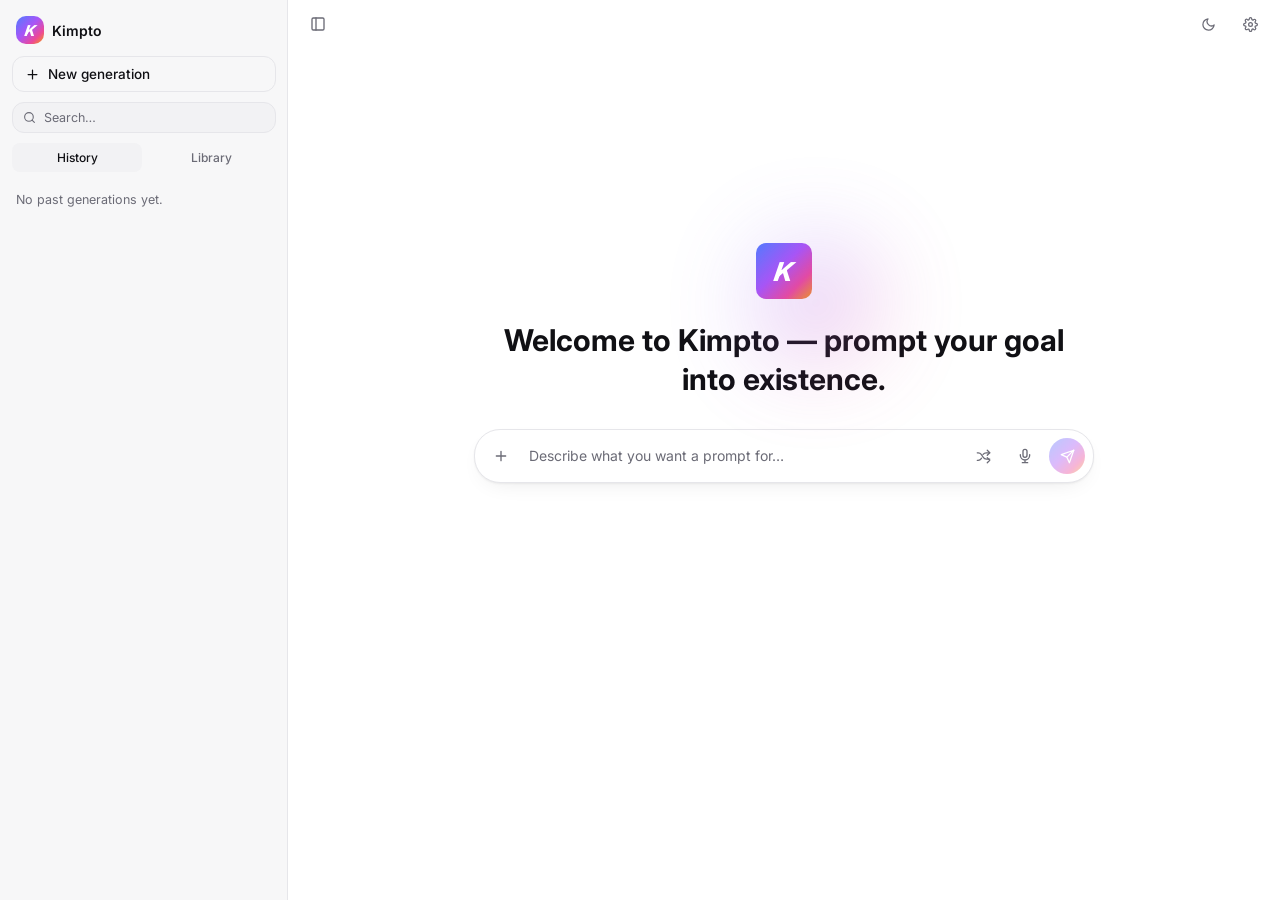
<file: index.html>
<!DOCTYPE html>
<html lang="en">
<head>
  <meta charset="UTF-8" />
  <meta name="viewport" content="width=device-width, initial-scale=1.0" />
  <title>Kimpto — Prompt Engineering Studio</title>
  <meta name="description" content="Kimpto turns a task description into several prompt-engineered versions, grounded in real prompting research, with a 40+ free model tier and bring-your-own-key support for Claude and Gemini." />
  <meta name="theme-color" content="#0e0e11" />

  <!-- All paths below are relative on purpose: GitHub Pages project sites
       are served from a subpath (username.github.io/repo-name/), so an
       absolute path like /css/styles.css would 404 there even though it
       works fine when previewed from a server rooted at "/". -->
  <link rel="manifest" href="./manifest.webmanifest" />
  <link rel="icon" href="./icons/favicon-32.png" sizes="32x32" />
  <link rel="icon" href="./icons/favicon-64.png" sizes="64x64" />
  <link rel="apple-touch-icon" href="./icons/icon-192.png" />

  <link rel="preconnect" href="https://fonts.googleapis.com" />
  <link rel="preconnect" href="https://fonts.gstatic.com" crossorigin />
  <link href="https://fonts.googleapis.com/css2?family=Inter:wght@400;500;600;700;800&family=JetBrains+Mono:wght@400;600&display=swap" rel="stylesheet" />

  <link rel="stylesheet" href="./css/styles.css" />
</head>
<body>
  <div id="app">
    <p id="bootError" class="boot-error" hidden></p>

    <aside id="sidebar" class="sidebar">
      <div class="sidebar-inner">
        <div class="brand-row">
          <div class="k-mark k-mark-sm"><span>K</span></div>
          <span class="brand-name">Kimpto</span>
        </div>

        <button id="newSessionBtn" class="new-session-btn">
          <svg width="15" height="15" viewBox="0 0 24 24" fill="none" stroke="currentColor" stroke-width="2" stroke-linecap="round" stroke-linejoin="round"><path d="M12 5v14M5 12h14"/></svg>
          New generation
        </button>

        <div class="search-box">
          <svg width="13" height="13" viewBox="0 0 24 24" fill="none" stroke="currentColor" stroke-width="2" stroke-linecap="round" stroke-linejoin="round"><circle cx="11" cy="11" r="8"/><path d="m21 21-4.3-4.3"/></svg>
          <input id="sidebarSearch" type="text" placeholder="Search…" autocomplete="off" />
        </div>

        <div class="sidebar-tabs">
          <button id="tabHistoryBtn" class="sidebar-tab active">History</button>
          <button id="tabLibraryBtn" class="sidebar-tab">Library</button>
        </div>

        <div id="sidebarList" class="sidebar-list"></div>
        <div id="todayCounter" class="today-counter" hidden></div>
      </div>
    </aside>

    <div class="main-col">
      <div class="topbar">
        <button id="sidebarToggleBtn" class="icon-btn" title="Toggle sidebar">
          <svg width="16" height="16" viewBox="0 0 24 24" fill="none" stroke="currentColor" stroke-width="2" stroke-linecap="round" stroke-linejoin="round"><rect x="3" y="3" width="18" height="18" rx="2"/><path d="M9 3v18"/></svg>
        </button>
        <div class="spacer"></div>
        <button id="themeToggleBtn" class="icon-btn" title="Toggle theme">
          <svg width="15" height="15" viewBox="0 0 24 24" fill="none" stroke="currentColor" stroke-width="2" stroke-linecap="round" stroke-linejoin="round"><circle cx="12" cy="12" r="4"/><path d="M12 2v2M12 20v2M4.93 4.93l1.41 1.41M17.66 17.66l1.41 1.41M2 12h2M20 12h2M4.93 19.07l1.41-1.41M17.66 6.34l1.41-1.41"/></svg>
        </button>
        <button id="settingsToggleBtn" class="icon-btn" title="Settings">
          <svg width="15" height="15" viewBox="0 0 24 24" fill="none" stroke="currentColor" stroke-width="2" stroke-linecap="round" stroke-linejoin="round"><circle cx="12" cy="12" r="3"/><path d="M19.4 15a1.7 1.7 0 0 0 .34 1.87l.06.06a2 2 0 1 1-2.83 2.83l-.06-.06a1.7 1.7 0 0 0-1.87-.34 1.7 1.7 0 0 0-1 1.55V21a2 2 0 1 1-4 0v-.09A1.7 1.7 0 0 0 9 19.4a1.7 1.7 0 0 0-1.87.34l-.06.06a2 2 0 1 1-2.83-2.83l.06-.06A1.7 1.7 0 0 0 4.6 15a1.7 1.7 0 0 0-1.55-1H3a2 2 0 1 1 0-4h.09A1.7 1.7 0 0 0 4.6 9a1.7 1.7 0 0 0-.34-1.87l-.06-.06a2 2 0 1 1 2.83-2.83l.06.06A1.7 1.7 0 0 0 9 4.6a1.7 1.7 0 0 0 1-1.55V3a2 2 0 1 1 4 0v.09a1.7 1.7 0 0 0 1 1.55 1.7 1.7 0 0 0 1.87-.34l.06-.06a2 2 0 1 1 2.83 2.83l-.06.06A1.7 1.7 0 0 0 19.4 9a1.7 1.7 0 0 0 1.55 1H21a2 2 0 1 1 0 4h-.09a1.7 1.7 0 0 0-1.55 1Z"/></svg>
        </button>
      </div>

      <div class="scroll-area">
        <div id="emptyState" class="empty-state">
          <div class="hero-logo-wrap">
            <div class="hero-blob"></div>
            <div class="k-mark k-mark-lg"><span>K</span></div>
          </div>
          <h1 class="welcome-heading">Welcome to Kimpto — prompt your goal into existence.</h1>
          <div id="heroComposerMount" class="composer-mount"></div>
        </div>

        <div id="threadArea" class="thread-area" hidden></div>
      </div>

      <div id="dockedComposerWrap" class="docked-composer-wrap" hidden>
        <div id="dockedComposerMount" class="composer-mount"></div>
      </div>
    </div>

    <div id="settingsOverlay" class="settings-overlay" hidden>
      <div class="settings-panel">
        <div class="settings-panel-head">
          <h2>Settings</h2>
          <button id="settingsCloseBtn">
            <svg width="16" height="16" viewBox="0 0 24 24" fill="none" stroke="currentColor" stroke-width="2" stroke-linecap="round" stroke-linejoin="round"><path d="M18 6 6 18M6 6l12 12"/></svg>
          </button>
        </div>
        <div id="settingsBody" class="settings-body"></div>
      </div>
    </div>

    <div id="toastContainer" class="toast-container"></div>
  </div>

  <script>
    if ("serviceWorker" in navigator) {
      window.addEventListener("load", () => {
        navigator.serviceWorker.register("./service-worker.js").catch(() => {});
      });
    }
  </script>
  <script src="https://js.puter.com/v2/"></script>
  <script type="module" src="./js/main.js"></script>
</body>
</html>
</file>
<file: css/styles.css>
/* ============================================================
   KIMPTO — styles.css
   Two color modes (light / dark) sharing one signature gradient
   identity, plus every component the templates and JS render.
   ============================================================ */

/* ---------------- RESET / BASE ---------------- */

*, *::before, *::after { box-sizing: border-box; }
html, body { height: 100%; }
[hidden] { display: none !important; }
body {
  margin: 0;
  font-family: "Inter", system-ui, -apple-system, sans-serif;
  font-size: 15px;
  background: var(--bg);
  color: var(--text);
  -webkit-font-smoothing: antialiased;
}
h1, h2, p { margin: 0; }
button, input, select, textarea { font: inherit; color: inherit; }
button { cursor: pointer; background: none; border: none; }
input, select, textarea {
  background: var(--surface-2);
  border: 1px solid var(--border);
  color: var(--text);
  border-radius: 10px;
}
input::placeholder, textarea::placeholder { color: var(--text-faint); }
:focus-visible { outline: 2px solid var(--accent-solid); outline-offset: 2px; }
::selection { background: var(--accent-solid); color: #fff; }
* { scrollbar-width: thin; scrollbar-color: var(--border) transparent; }
*::-webkit-scrollbar { width: 8px; height: 8px; }
*::-webkit-scrollbar-thumb { background: var(--border); border-radius: 8px; }
@media (prefers-reduced-motion: reduce) {
  *, *::before, *::after { animation-duration: .01ms !important; transition-duration: .01ms !important; }
}

/* ---------------- COLOR MODES ---------------- */

:root {
  --gradient: linear-gradient(135deg, #4f7cff 0%, #a855f7 45%, #ec4899 75%, #f59e0b 100%);
  --accent-solid: #a855f7;
}
html[data-color-mode="light"] {
  --bg: #ffffff; --bg-subtle: #f7f7f8; --surface: #ffffff; --surface-2: #f2f2f4;
  --border: #e6e6ea; --text: #101014; --text-faint: #6b6b76;
  --danger: #dc2626; --danger-bg: #fef2f2; --success: #16a34a;
  --shadow: 0 1px 2px rgba(16,16,20,.05), 0 8px 24px -12px rgba(16,16,20,.12);
}
html[data-color-mode="dark"] {
  --bg: #0e0e11; --bg-subtle: #131316; --surface: #18181c; --surface-2: #212126;
  --border: #2a2a30; --text: #f3f3f6; --text-faint: #96969f;
  --danger: #f87171; --danger-bg: #2a1616; --success: #4ade80;
  --shadow: 0 1px 2px rgba(0,0,0,.3), 0 8px 24px -12px rgba(0,0,0,.5);
}

/* ---------------- LAYOUT SHELL ---------------- */

#app { display: flex; min-height: 100vh; }

.boot-error {
  position: fixed; top: 12px; left: 50%; transform: translateX(-50%);
  background: var(--danger-bg); color: var(--danger); border: 1px solid var(--danger);
  padding: 10px 16px; border-radius: 10px; font-size: 13px; z-index: 999; max-width: 90vw;
}

/* ---------------- SIDEBAR ---------------- */

.sidebar {
  width: 288px; flex-shrink: 0; background: var(--bg-subtle);
  border-right: 1px solid var(--border); overflow: hidden;
  transition: width .18s ease, border-color .18s ease;
}
.sidebar.collapsed { width: 0; border-right-color: transparent; }
.sidebar-inner { width: 288px; height: 100%; display: flex; flex-direction: column; padding: 12px; gap: 10px; }

.brand-row { display: flex; align-items: center; gap: 8px; padding: 4px 4px 2px; }
.brand-name { font-weight: 600; font-size: 14px; }

.k-mark {
  border-radius: 10px; display: flex; align-items: center; justify-content: center;
  background: var(--gradient); flex-shrink: 0;
}
.k-mark span { color: #fff; font-weight: 800; font-style: italic; transform: skewX(-10deg); display: inline-block; }
.k-mark-sm { width: 28px; height: 28px; }
.k-mark-sm span { font-size: 15px; }
.k-mark-lg { width: 56px; height: 56px; }
.k-mark-lg span { font-size: 26px; }

.new-session-btn {
  display: flex; align-items: center; gap: 8px; padding: 9px 12px;
  border: 1px solid var(--border); border-radius: 12px; font-size: 13.5px; font-weight: 500;
}
.new-session-btn:hover { background: var(--surface-2); }

.search-box {
  display: flex; align-items: center; gap: 8px; padding: 7px 10px;
  background: var(--surface-2); border: 1px solid var(--border); border-radius: 12px;
  color: var(--text-faint);
}
.search-box input { background: transparent; border: none; flex: 1; font-size: 12.5px; padding: 0; }

.sidebar-tabs { display: flex; gap: 4px; }
.sidebar-tab {
  flex: 1; padding: 7px; border-radius: 8px; font-size: 12px; font-weight: 500; color: var(--text-faint);
}
.sidebar-tab.active { background: var(--surface-2); color: var(--text); }

.sidebar-list { flex: 1; overflow-y: auto; display: flex; flex-direction: column; gap: 5px; margin-top: 2px; }
.sidebar-empty { font-size: 12.5px; color: var(--text-faint); padding: 8px 4px; }

.session-row {
  display: flex; align-items: center; gap: 6px; padding: 8px 10px; border-radius: 10px; cursor: pointer;
}
.session-row:hover { background: var(--surface-2); }
.session-title { font-size: 12.5px; flex: 1; white-space: nowrap; overflow: hidden; text-overflow: ellipsis; margin: 0; }
.row-delete { color: var(--text-faint); flex-shrink: 0; opacity: 0; transition: opacity .1s; }
.session-row:hover .row-delete, .lib-card:hover .row-delete { opacity: 1; }

.lib-card { background: var(--surface-2); border-radius: 10px; padding: 10px; }
.lib-card-head { display: flex; align-items: flex-start; justify-content: space-between; gap: 6px; }
.lib-title { font-size: 12.5px; font-weight: 500; line-height: 1.4; margin: 0; }
.lib-tags { display: flex; flex-wrap: wrap; gap: 4px; margin-top: 6px; }
.lib-tag { font-size: 10px; padding: 2px 7px; border-radius: 999px; background: var(--bg); color: var(--text-faint); }
.lib-actions { display: flex; gap: 4px; margin-top: 8px; }

.today-counter { font-size: 11px; color: var(--text-faint); padding: 10px 6px 2px; border-top: 1px solid var(--border); display: flex; align-items: center; gap: 6px; }

/* ---------------- MAIN COLUMN / TOPBAR ---------------- */

.main-col { flex: 1; min-width: 0; display: flex; flex-direction: column; }

.topbar { display: flex; align-items: center; gap: 6px; padding: 0 12px; height: 48px; flex-shrink: 0; }
.spacer { flex: 1; }

.icon-btn {
  width: 36px; height: 36px; display: flex; align-items: center; justify-content: center;
  border-radius: 999px; color: var(--text-faint); flex-shrink: 0; transition: background .1s, color .1s;
}
.icon-btn:hover { background: var(--surface-2); color: var(--text); }
.icon-btn.active { background: var(--gradient); color: #fff; }

.scroll-area { flex: 1; overflow-y: auto; padding: 0 16px; }

/* ---------------- EMPTY STATE ---------------- */

.empty-state {
  max-width: 620px; margin: 0 auto; min-height: 70vh;
  display: flex; flex-direction: column; align-items: center; justify-content: center; text-align: center;
}
.hero-logo-wrap { position: relative; margin-bottom: 22px; }
.hero-blob {
  position: absolute; inset: 0; width: 120px; height: 120px; border-radius: 50%;
  background: var(--gradient); filter: blur(48px); opacity: .3;
}
.welcome-heading { font-size: 26px; font-weight: 700; line-height: 1.3; margin-bottom: 30px; }

@media (min-width: 768px) { .welcome-heading { font-size: 30px; } }

/* ---------------- COMPOSER ---------------- */

.composer-mount { width: 100%; }
.composer { width: 100%; }

.refine-chip, .indicator-pill {
  display: inline-flex; align-items: center; gap: 6px; margin-bottom: 8px;
  padding: 6px 12px; font-size: 11px; border-radius: 999px; background: var(--surface-2); color: var(--text);
  border: none; width: fit-content;
}
.indicator-pill { color: var(--text-faint); }
.refine-chip button { display: flex; }

.details-grid { display: grid; grid-template-columns: 1fr 1fr; gap: 8px; margin-bottom: 8px; padding: 12px; border-radius: 14px; background: var(--surface-2); }

.text-input {
  width: 100%; padding: 9px 12px; font-size: 13.5px; border-radius: 12px;
  background: var(--surface-2); border: 1px solid var(--border); color: var(--text);
}
.text-input.small { padding: 6px 10px; font-size: 12px; }
.select-input { width: 100%; padding: 9px 12px; font-size: 13.5px; border-radius: 12px; }

.composer-bar {
  display: flex; align-items: flex-end; gap: 6px; padding: 8px;
  background: var(--surface); border: 1px solid var(--border); border-radius: 26px; box-shadow: var(--shadow);
}
.composer-input {
  flex: 1; resize: none; background: transparent; border: none; outline: none;
  font-size: 14px; padding: 8px 4px; max-height: 200px; line-height: 1.4;
}
.send-btn {
  width: 36px; height: 36px; border-radius: 999px; background: var(--gradient); color: #fff;
  display: flex; align-items: center; justify-content: center; flex-shrink: 0;
}
.send-btn:disabled { opacity: .4; cursor: default; }
.spinner {
  width: 14px; height: 14px; border: 2px solid rgba(255,255,255,.5); border-top-color: #fff;
  border-radius: 50%; display: inline-block; animation: spin .7s linear infinite;
}
@keyframes spin { to { transform: rotate(360deg); } }

.docked-composer-wrap {
  flex-shrink: 0; padding: 8px 16px 16px;
  background: linear-gradient(var(--bg-transparent, transparent), var(--bg) 45%);
}
.docked-composer-wrap .composer-mount { max-width: 760px; margin: 0 auto; }

/* ---------------- THREAD ---------------- */

.thread-area { max-width: 760px; margin: 0 auto; display: flex; flex-direction: column; gap: 22px; padding: 8px 0 20px; }
.turn { display: flex; flex-direction: column; gap: 10px; }

.bubble { padding: 10px 16px; border-radius: 18px; font-size: 14px; line-height: 1.5; }
.user-bubble { align-self: flex-end; max-width: 85%; background: var(--surface-2); }

.turn-meta { display: flex; align-items: center; gap: 10px; }
.model-pill { font-size: 10px; padding: 3px 9px; border-radius: 999px; background: var(--surface-2); color: var(--text-faint); }
.text-btn { display: inline-flex; align-items: center; gap: 4px; font-size: 10.5px; color: var(--text-faint); }
.text-btn:hover { color: var(--text); }

.card-grid { display: grid; gap: 14px; }

.error-banner { display: none; align-items: center; gap: 8px; padding: 10px 14px; border-radius: 12px; background: var(--danger-bg); border: 1px solid var(--danger); color: var(--danger); font-size: 13px; }
.error-banner.show { display: flex; }

.compare-cta {
  align-self: flex-start; display: flex; align-items: center; gap: 6px;
  padding: 8px 16px; border-radius: 999px; background: var(--gradient); color: #fff; font-size: 12.5px; font-weight: 600;
}

/* ---------------- CARDS ---------------- */

.card {
  background: var(--surface); border: 1px solid var(--border); border-top: 3px solid var(--accent-solid);
  border-radius: 18px; display: flex; flex-direction: column; overflow: hidden;
}
.skeleton-card { gap: 10px; padding: 16px; }
.skel-line { height: 10px; border-radius: 4px; background: linear-gradient(90deg, var(--surface-2) 25%, var(--border) 50%, var(--surface-2) 75%); background-size: 200% 100%; animation: shimmer 1.3s ease-in-out infinite; margin-bottom: 4px; }
@keyframes shimmer { 0% { background-position: 200% 0; } 100% { background-position: -200% 0; } }

.card-head { padding: 14px 16px 8px; display: flex; flex-direction: column; gap: 8px; }
.card-head-top { display: flex; align-items: center; justify-content: space-between; gap: 8px; }
.card-tag { font-size: 11px; font-weight: 700; letter-spacing: .05em; }
.card-rationale { font-size: 11px; font-style: italic; color: var(--text-faint); margin: 0; }

.score-cluster { display: flex; align-items: center; gap: 8px; flex-shrink: 0; }
.checklist-dots { display: flex; gap: 3px; }
.checklist-dots .dot { width: 6px; height: 6px; border-radius: 50%; background: var(--border); display: inline-block; }
.checklist-dots .dot.on { background: var(--success); }
.score-badge { font-size: 11px; font-weight: 700; padding: 2px 8px; border-radius: 999px; border: 1px solid; white-space: nowrap; }

.card-actions { display: flex; flex-wrap: wrap; gap: 6px; }
.chip-btn { font-size: 11px; padding: 5px 9px; border-radius: 8px; border: 1px solid var(--border); color: var(--text-faint); }
.chip-btn:hover { background: var(--surface-2); color: var(--text); }
.chip-btn.active { font-weight: 600; }

.card-body { padding: 4px 16px 16px; font-size: 13.5px; line-height: 1.6; white-space: pre-wrap; flex: 1; }

.card-vars { padding: 0 16px 14px; }
.var-fields { display: flex; flex-direction: column; gap: 6px; margin-top: 6px; }

.card-tip { margin: 0 16px 14px; font-size: 10.5px; padding: 6px 10px; border-radius: 8px; background: var(--surface-2); color: var(--text-faint); display: inline-block; }

.test-run-panel { padding: 10px 16px 16px; display: flex; flex-direction: column; gap: 8px; border-top: 1px solid var(--border); }
.run-btn { align-self: flex-start; display: flex; align-items: center; gap: 6px; font-size: 11.5px; padding: 7px 12px; border-radius: 10px; border: 1px solid var(--border); }
.run-btn:hover { background: var(--surface-2); }
.error-text { font-size: 11.5px; color: var(--danger); margin: 0; }
.test-output { font-size: 12px; padding: 10px; border-radius: 10px; background: var(--surface-2); white-space: pre-wrap; line-height: 1.5; max-height: 200px; overflow-y: auto; }

/* ---------------- SETTINGS DRAWER ---------------- */

.settings-overlay { position: fixed; inset: 0; background: rgba(0,0,0,.4); z-index: 40; display: flex; justify-content: flex-end; }
.settings-panel { width: 100%; max-width: 420px; height: 100%; background: var(--surface); border-left: 1px solid var(--border); display: flex; flex-direction: column; }
.settings-panel-head { display: flex; align-items: center; justify-content: space-between; padding: 16px; border-bottom: 1px solid var(--border); flex-shrink: 0; }
.settings-panel-head h2 { font-size: 15px; font-weight: 700; }
.settings-body { flex: 1; overflow-y: auto; padding: 16px; display: flex; flex-direction: column; gap: 20px; }
.settings-divider { border: none; border-top: 1px solid var(--border); margin: 0; }
.settings-section { display: flex; flex-direction: column; gap: 12px; }
.settings-head-row { display: flex; align-items: center; justify-content: space-between; }
.settings-label { font-size: 11px; font-weight: 700; letter-spacing: .06em; color: var(--text-faint); }
.convention-pill { font-size: 10px; padding: 3px 9px; border-radius: 999px; background: var(--surface-2); color: var(--text-faint); }

.segmented { display: flex; border: 1px solid var(--border); border-radius: 12px; overflow: hidden; }
.segmented button { flex: 1; padding: 8px; font-size: 12px; font-weight: 500; color: var(--text-faint); display: flex; align-items: center; justify-content: center; gap: 6px; }
.segmented button.active { background: var(--text); color: var(--bg); }

.free-model-list { display: flex; flex-direction: column; gap: 12px; max-height: 320px; overflow-y: auto; padding-right: 4px; }
.free-group-head { display: flex; align-items: baseline; justify-content: space-between; gap: 8px; }
.free-group-name { font-size: 10.5px; font-weight: 700; letter-spacing: .05em; margin: 0; }
.free-group-blurb { font-size: 10.5px; color: var(--text-faint); margin: 0; text-align: right; }
.free-group-rows { display: flex; flex-direction: column; gap: 2px; margin-top: 4px; }
.free-model-row { display: flex; align-items: center; justify-content: space-between; padding: 7px 10px; border-radius: 8px; font-size: 12.5px; text-align: left; }
.free-model-row:hover { background: var(--surface-2); }
.free-model-row.selected { background: var(--surface-2); font-weight: 600; }

.provider-row { display: flex; gap: 6px; }
.provider-btn { flex: 1; padding: 9px; border-radius: 12px; border: 1px solid var(--border); font-size: 12.5px; font-weight: 500; }
.provider-btn.selected { background: var(--surface-2); border-color: var(--text); }

.field { display: flex; flex-direction: column; gap: 6px; }
.field-label { font-size: 12px; color: var(--text-faint); }
.chip-row { display: flex; flex-wrap: wrap; gap: 6px; }
.tech-chip { font-size: 11px; padding: 6px 11px; border-radius: 999px; border: 1px solid var(--border); color: var(--text-faint); display: flex; align-items: center; gap: 5px; }

.toggle-row { display: flex; align-items: center; justify-content: space-between; font-size: 12.5px; cursor: pointer; }
.muted { color: var(--text-faint); }
.small { font-size: 11px; }

/* ---------------- MODAL (compare) ---------------- */

.modal-backdrop { position: fixed; inset: 0; background: rgba(0,0,0,.55); z-index: 50; display: flex; align-items: center; justify-content: center; padding: 20px; }
.modal { width: 100%; max-width: 640px; max-height: 80vh; overflow-y: auto; background: var(--surface); border: 1px solid var(--border); border-radius: 18px; padding: 20px; }
.modal-head { display: flex; align-items: center; justify-content: space-between; margin-bottom: 10px; }
.modal-head h2 { font-size: 14px; font-weight: 700; }
.diff-box { font-size: 13px; line-height: 1.7; white-space: pre-wrap; padding: 14px; border-radius: 12px; background: var(--surface-2); margin-top: 10px; }
.diff-added { background: rgba(22,163,74,.2); color: var(--success); }
.diff-removed { background: rgba(220,38,38,.2); color: var(--danger); text-decoration: line-through; }

/* ---------------- TOASTS ---------------- */

.toast-container { position: fixed; bottom: 20px; right: 20px; z-index: 60; display: flex; flex-direction: column; gap: 8px; }
.toast { display: flex; align-items: center; gap: 8px; padding: 9px 14px; font-size: 12.5px; border-radius: 10px; background: var(--surface); border: 1px solid var(--border); box-shadow: var(--shadow); }

/* ---------------- RESPONSIVE ---------------- */

@media (max-width: 860px) {
  .sidebar { position: fixed; top: 0; bottom: 0; left: 0; z-index: 30; box-shadow: var(--shadow); }
  .card-grid { grid-template-columns: 1fr !important; }
  .details-grid { grid-template-columns: 1fr; }
  .settings-panel { max-width: 100%; }
}
</file>
